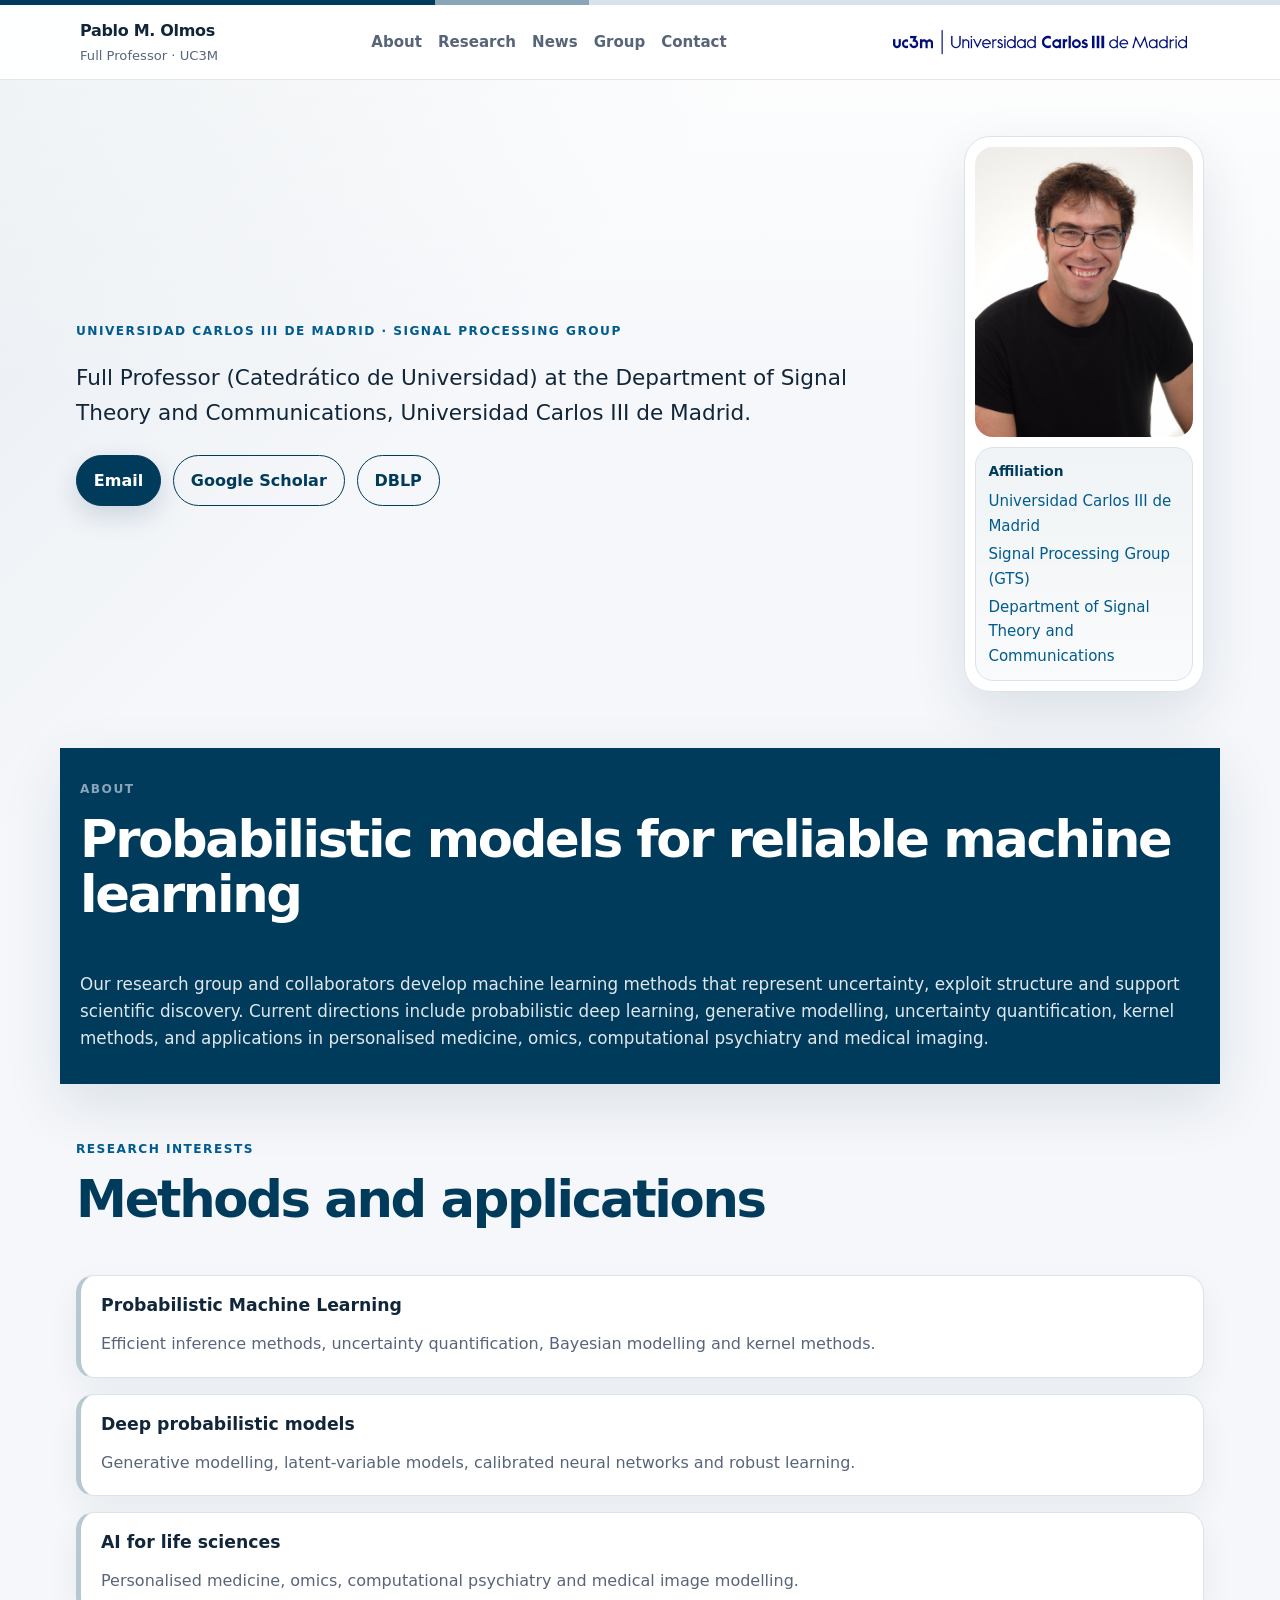
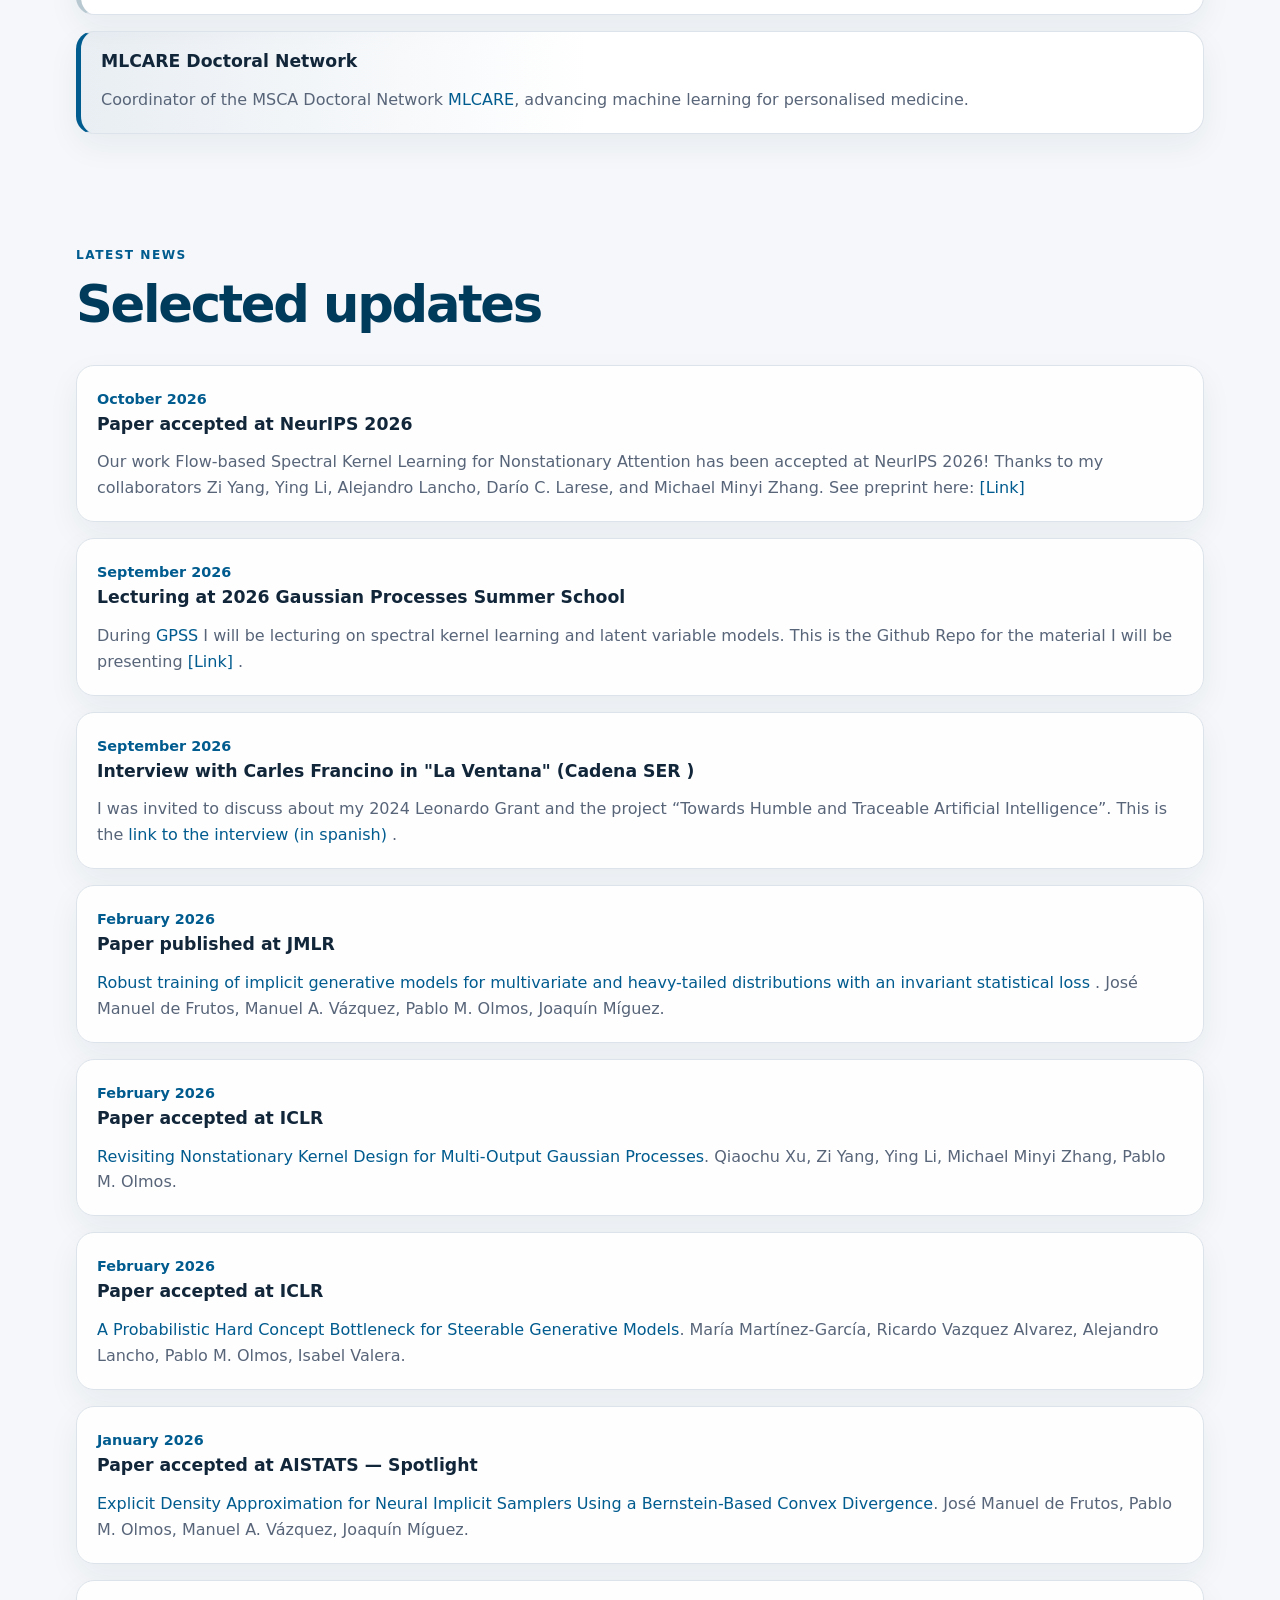
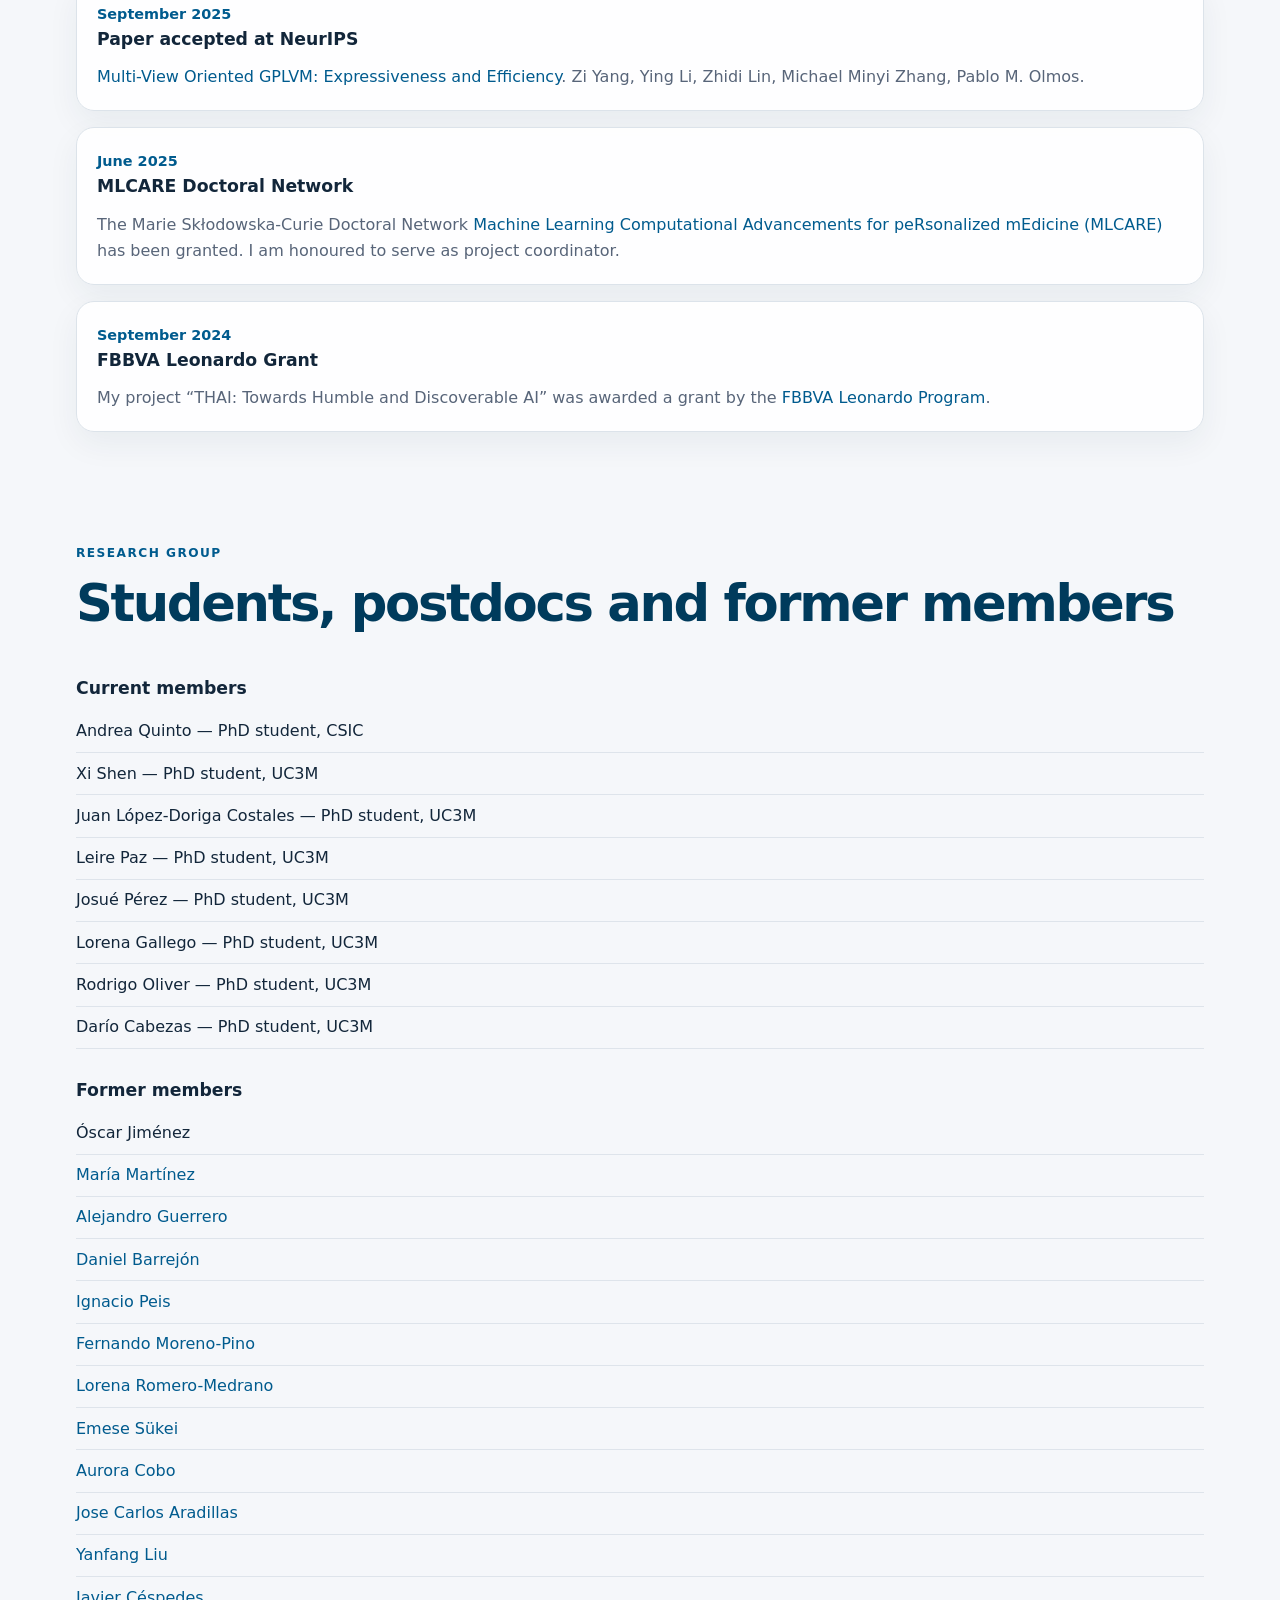
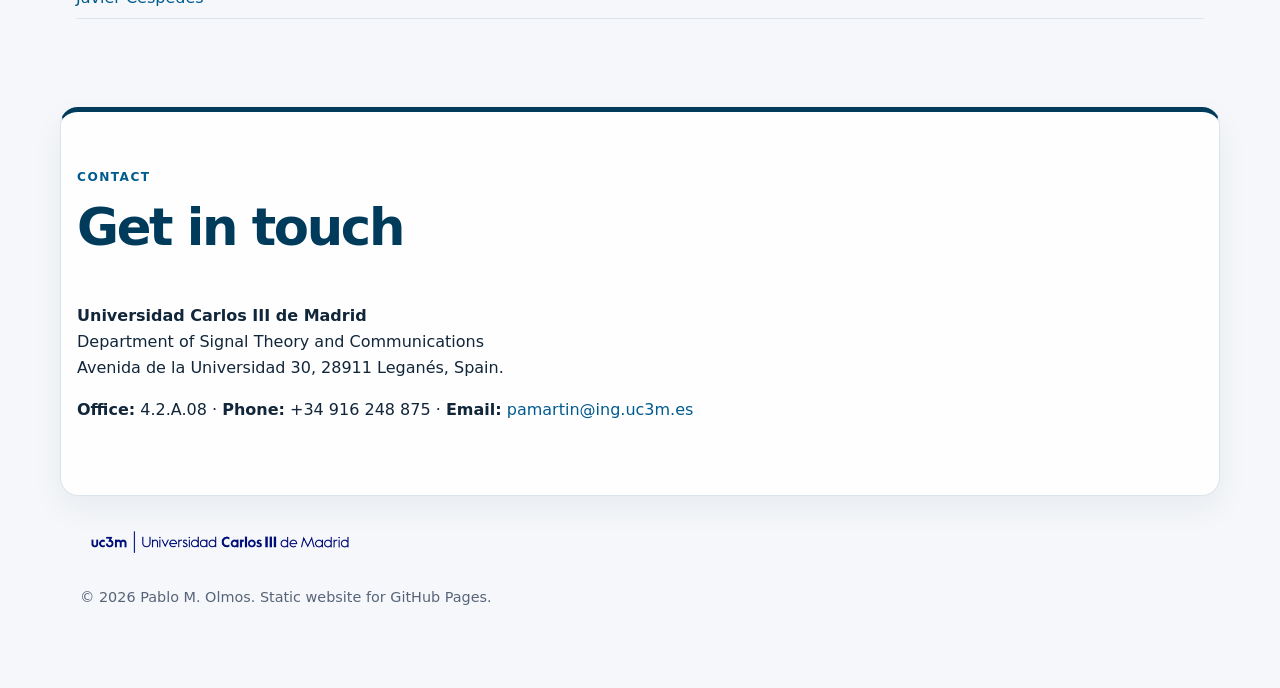
<file: index.html>
<!doctype html>
<html lang="en">
<head>
  <meta charset="utf-8" />
  <meta name="viewport" content="width=device-width, initial-scale=1" />
  <meta name="description" content="Pablo M. Olmos — Full Professor at Universidad Carlos III de Madrid. Probabilistic machine learning, deep probabilistic models, and AI for personalised medicine." />
  <title>Pablo M. Olmos · UC3M</title>
  <style>
:root {
  --bg: #f5f7fa;
  --surface: #ffffff;
  --text: #12263a;
  --muted: #586579;
  --line: #dce3ea;
  --uc3m-blue: #003b5c;
  --uc3m-blue-2: #005b8e;
  --uc3m-accent: #4f7f9f;
  --uc3m-soft: #8aa4b8;
  --card: #ffffff;
  --shadow: 0 20px 55px rgba(0, 43, 73, .11);
  --radius: 18px;
}

* { box-sizing: border-box; }
html { scroll-behavior: smooth; }
body {
  margin: 0;
  font-family: Inter, ui-sans-serif, system-ui, -apple-system, BlinkMacSystemFont, "Segoe UI", sans-serif;
  color: var(--text);
  background:
    linear-gradient(135deg, rgba(0, 59, 92, .06), transparent 38rem),
    linear-gradient(180deg, #ffffff 0, var(--bg) 24rem);
  line-height: 1.62;
}

a { color: var(--uc3m-blue-2); text-decoration: none; }
a:hover { color: var(--uc3m-blue-2); text-decoration: underline; }

.site-header {
  position: sticky;
  top: 0;
  z-index: 10;
  background: rgba(255, 255, 255, .93);
  backdrop-filter: blur(16px);
  border-bottom: 1px solid rgba(220, 227, 234, .85);
}
.topline {
  height: 5px;
  background: linear-gradient(90deg, var(--uc3m-blue) 0 34%, var(--uc3m-soft) 34% 46%, #d8e2ea 46% 100%);
}
.nav {
  max-width: 1160px;
  margin: 0 auto;
  padding: .8rem 1.25rem;
  display: flex;
  align-items: center;
  justify-content: space-between;
  gap: 1.2rem;
}
.brand { color: var(--text); text-decoration: none; }
.brand:hover { color: var(--text); text-decoration: none; }
.brand-name {
  display: block;
  font-weight: 850;
  letter-spacing: -.02em;
}
.brand-role {
  display: block;
  color: var(--muted);
  font-size: .82rem;
  margin-top: .05rem;
}
.nav-links {
  display: flex;
  gap: 1rem;
  flex-wrap: wrap;
  justify-content: center;
  font-size: .94rem;
  font-weight: 650;
}
.nav-links a { color: var(--muted); }
.nav-links a:hover { color: var(--uc3m-blue); text-decoration: none; }
.uc3m-mark img {
  display: block;
  width: 320px;
  max-width: 36vw;
  height: auto;
  object-fit: contain;
}

.section {
  max-width: 1160px;
  margin: 0 auto;
  padding: 4.7rem 1.25rem;
}
.hero {
  min-height: 70vh;
  display: grid;
  grid-template-columns: minmax(0, 1fr) 260px;
  gap: 3rem;
  align-items: center;
}
.eyebrow {
  margin: 0 0 .75rem;
  color: var(--uc3m-blue-2);
  font-weight: 850;
  letter-spacing: .12em;
  text-transform: uppercase;
  font-size: .76rem;
}
h1, h2, h3 { line-height: 1.08; margin: 0; }
h1 {
  font-size: clamp(3rem, 7vw, 5.8rem);
  letter-spacing: -.065em;
  color: var(--uc3m-blue);
}
h2 {
  font-size: clamp(2rem, 4vw, 3.25rem);
  letter-spacing: -.045em;
  color: var(--uc3m-blue);
}
h3 { font-size: 1.08rem; margin-bottom: .45rem; color: var(--text); }
.lead {
  font-size: clamp(1.12rem, 2vw, 1.35rem);
  color: var(--text);
  max-width: 64ch;
  margin: 1.2rem 0 0;
}
.intro {
  color: var(--muted);
  max-width: 62ch;
  font-size: 1.03rem;
}
.actions { display: flex; gap: .75rem; flex-wrap: wrap; margin-top: 1.55rem; }
.button {
  display: inline-flex;
  align-items: center;
  justify-content: center;
  min-height: 2.75rem;
  padding: .72rem 1.05rem;
  border-radius: 999px;
  border: 1px solid var(--uc3m-blue);
  background: var(--uc3m-blue);
  color: #fff;
  font-weight: 780;
  box-shadow: 0 10px 26px rgba(0, 59, 92, .16);
}
.button:hover {
  color: #fff;
  background: var(--uc3m-blue-2);
  border-color: var(--uc3m-blue-2);
  text-decoration: none;
}
.button.ghost {
  background: transparent;
  color: var(--uc3m-blue);
  box-shadow: none;
}
.button.ghost:hover { color: #fff; }

.profile-card {
  margin: 0;
  justify-self: end;
  width: 240px;
  background: var(--surface);
  border: 1px solid var(--line);
  border-radius: calc(var(--radius) + 8px);
  padding: .65rem;
  box-shadow: var(--shadow);
}
.portrait-card {
  margin: 0;
  border-radius: var(--radius);
  overflow: hidden;
  background: var(--surface);
}
.portrait-card img {
  display: block;
  width: 100%;
  aspect-ratio: 3 / 4;
  object-fit: cover;
}
.affiliation-box {
  margin-top: .65rem;
  padding: .75rem;
  border-radius: var(--radius);
  background: linear-gradient(180deg, rgba(0, 59, 92, .06), rgba(0, 59, 92, .025));
  border: 1px solid var(--line);
  color: var(--muted);
  font-size: .86rem;
}
.affiliation-box strong,
.affiliation-box a,
.affiliation-box span {
  display: block;
}
.affiliation-box strong {
  color: var(--uc3m-blue);
  margin-bottom: .45rem;
}
.affiliation-box a,
.affiliation-box span {
  margin-top: .25rem;
  font-size: .94rem;
}

.about-panel {
  display: grid;
  grid-template-columns: minmax(230px, .75fr) minmax(0, 1fr);
  gap: 3rem;
  background: var(--uc3m-blue);
  color: #fff;
  border-radius: calc(var(--radius) + 10px);
  padding: 3rem;
  box-shadow: var(--shadow);
}
.about-panel h2,
.about-panel p { color: #fff; }
.about-panel .eyebrow { color: var(--uc3m-soft); }
.about-panel > p {
  margin: 0;
  color: rgba(255,255,255,.88);
  font-size: 1.05rem;
}

.grid-two {
  display: grid;
  grid-template-columns: minmax(230px, .65fr) minmax(0, 1fr);
  gap: 3rem;
}
.cards { display: grid; gap: 1rem; }
.card, .news-item, .contact-card {
  background: rgba(255, 255, 255, .94);
  border: 1px solid var(--line);
  border-radius: var(--radius);
  padding: 1.25rem;
  box-shadow: 0 12px 32px rgba(0, 43, 73, .06);
}
.card {
  border-left: 5px solid rgba(0, 59, 92, .28);
}
.card.highlight {
  border-left-color: var(--uc3m-blue-2);
  background: linear-gradient(90deg, rgba(79, 127, 159, .075), #fff 45%);
}
.card p, .news-item p {
  color: var(--muted);
  margin-bottom: 0;
}
.section-heading { margin-bottom: 2rem; }
.timeline {
  position: relative;
  display: grid;
  gap: 1rem;
}
.news-item {
  background: rgba(255, 255, 255, .94);
  border: 1px solid var(--line);
  border-radius: var(--radius);
  padding: 1.25rem;
  box-shadow: 0 12px 32px rgba(0, 43, 73, .06);
}
.news-item time {
  color: var(--uc3m-blue-2);
  font-weight: 850;
  font-size: .9rem;
}
.news-item h3 { margin-top: .2rem; }

.clean-list {
  padding: 0;
  margin: .8rem 0 2rem;
  list-style: none;
}
.clean-list li {
  padding: .48rem 0;
  border-bottom: 1px solid rgba(220, 227, 234, .9);
}
.columns { columns: 2; column-gap: 2rem; }
.columns li { break-inside: avoid; }

.contact-card {
  display: grid;
  grid-template-columns: minmax(230px, .65fr) minmax(0, 1fr);
  gap: 3rem;
  max-width: 1160px;
  border-top: 5px solid var(--uc3m-blue);
}
.contact-card p { margin-top: 0; }

.footer {
  max-width: 1160px;
  margin: 0 auto;
  padding: 2rem 1.25rem 4rem;
  color: var(--muted);
  font-size: .9rem;
  display: flex;
  align-items: center;
  justify-content: space-between;
  gap: 1rem;
}
.footer img {
  width: 280px;
  max-width: 100%;
  height: auto;
  object-fit: contain;
}

@media (max-width: 860px) {
  .nav {
    display: flex;
    flex-direction: column;
    align-items: flex-start;
  }
  .nav-links {
    justify-content: flex-start;
  }
  .uc3m-mark img {
    width: 280px;
    max-width: 100%;
    min-width: 0;
  }
  .hero, .grid-two, .about-panel, .contact-card {
    grid-template-columns: 1fr;
  }
  .profile-card {
    justify-self: start;
    width: 220px;
  }
  .section { padding: 3.5rem 1rem; }
  .hero { min-height: auto; }
  .about-panel { padding: 2rem 1.25rem; border-radius: 0; }
  .columns { columns: 1; }
  .footer {
    flex-direction: column;
    align-items: flex-start;
  }
}
  .hero, .grid-two, .about-panel, .contact-card {
    grid-template-columns: 1fr;
  }
  .section { padding: 3.5rem 1rem; }
  .hero {
  min-height: 70vh;
  display: grid;
  grid-template-columns: minmax(0, 1fr) 260px;
  gap: 3rem;
  align-items: center;
}
  .about-panel { padding: 2rem 1.25rem; border-radius: 0; }
  .columns { columns: 1; }
  .footer {
    flex-direction: column;
    align-items: flex-start;
  }
}
  .uc3m-mark img {
  display: block;
  width: 320px;
  max-width: 36vw;
  height: auto;
  object-fit: contain;
}
  .hero, .grid-two, .about-panel, .contact-card {
    grid-template-columns: 1fr;
  }
  .section { padding: 3.5rem 1rem; }
  .hero {
  min-height: 70vh;
  display: grid;
  grid-template-columns: minmax(0, 1fr) 260px;
  gap: 3rem;
  align-items: center;
}
  .about-panel { padding: 2rem 1.25rem; border-radius: 0; }
  .news-item {
  background: rgba(255, 255, 255, .94);
  border: 1px solid var(--line);
  border-radius: var(--radius);
  padding: 1.25rem;
  box-shadow: 0 12px 32px rgba(0, 43, 73, .06);
}
  .columns { columns: 1; }
  .footer {
    flex-direction: column;
    align-items: flex-start;
  }
}


@media (max-width: 1040px) {
  .uc3m-mark img {
  display: block;
  width: 320px;
  max-width: 36vw;
  height: auto;
  object-fit: contain;
}
}

  </style>
</head>
<body>
  <header class="site-header">
    <div class="topline"></div>
    <nav class="nav" aria-label="Main navigation">
      <a class="brand" href="#top">
        <span class="brand-name">Pablo M. Olmos</span>
        <span class="brand-role">Full Professor · UC3M</span>
      </a>
      <div class="nav-links">
        <a href="#about">About</a>
        <a href="#research">Research</a>
        <a href="#news">News</a>
        <a href="#group">Group</a>
        <a href="#contact">Contact</a>
      </div>
      <a class="uc3m-mark" href="https://www.uc3m.es/" target="_blank" rel="noopener" aria-label="Universidad Carlos III de Madrid">
        <img src="assets/uc3m-logo.png" alt="Universidad Carlos III de Madrid" />
      </a>
    </nav>
  </header>

  <main id="top">
    <section class="hero section">
      <div class="hero-copy">
        <p class="eyebrow">Universidad Carlos III de Madrid · Signal Processing Group</p>
        <p class="lead">Full Professor (Catedrático de Universidad) at the Department of Signal Theory and Communications, Universidad Carlos III de Madrid.</p>
        <div class="actions">
          <a class="button" href="mailto:pamartin@ing.uc3m.es">Email</a>
          <a class="button ghost" href="https://scholar.google.com/citations?user=pdcdDVoAAAAJ&hl=es" target="_blank" rel="noopener">Google Scholar</a>
          <a class="button ghost" href="https://dblp.org/pid/83/8261.html" target="_blank" rel="noopener">DBLP</a>
        </div>
      </div>

      <aside class="profile-card" aria-label="Profile summary">
        <figure class="portrait-card">
          <img src="assets/foto_calidad_low_res.jpg" alt="Me" />
        </figure>
        <div class="affiliation-box">
          <strong>Affiliation</strong>
          <a href="https://www.uc3m.es/" target="_blank" rel="noopener">Universidad Carlos III de Madrid</a>
          <a href="http://gts.tsc.uc3m.es/" target="_blank" rel="noopener">Signal Processing Group (GTS)</a>
          <a href="https://www.tsc.uc3m.es/" target="_blank" rel="noopener">Department of Signal Theory and Communications</a>
        </div>
      </aside>
    </section>

    <section id="about" class="section about-panel">
      <div>
        <p class="eyebrow">About</p>
        <h2>Probabilistic models for reliable machine learning</h2>
      </div>
      <p>Our research group and collaborators develop machine learning methods that represent uncertainty, exploit structure and support scientific discovery. Current directions include probabilistic deep learning, generative modelling, uncertainty quantification, kernel methods, and applications in personalised medicine, omics, computational psychiatry and medical imaging.</p>
    </section>

    <section id="research" class="section grid-two">
      <div>
        <p class="eyebrow">Research interests</p>
        <h2>Methods and applications</h2>
      </div>
      <div class="cards">
        <article class="card"><h3>Probabilistic Machine Learning</h3><p>Efficient inference methods, uncertainty quantification, Bayesian modelling and kernel methods.</p></article>
        <article class="card"><h3>Deep probabilistic models</h3><p>Generative modelling, latent-variable models, calibrated neural networks and robust learning.</p></article>
        <article class="card"><h3>AI for life sciences</h3><p>Personalised medicine, omics, computational psychiatry and medical image modelling.</p></article>
        <article class="card highlight"><h3>MLCARE Doctoral Network</h3><p>Coordinator of the MSCA Doctoral Network <a href="https://cordis.europa.eu/project/id/101226456" target="_blank" rel="noopener">MLCARE</a>, advancing machine learning for personalised medicine.</p></article>
      </div>
    </section>

    <section id="news" class="section">
      <div class="section-heading">
        <p class="eyebrow">Latest news</p>
        <h2>Selected updates</h2>
      </div>

      <div class="timeline">
        <article class="news-item"><time>October 2026</time><h3>Paper accepted at NeurIPS 2026 </h3> <p>  Our work Flow-based Spectral Kernel Learning for Nonstationary Attention has been accepted at NeurIPS 2026! Thanks to my collaborators Zi Yang, Ying Li, Alejandro Lancho, Darío C. Larese, and Michael Minyi Zhang. See preprint here: <a href="https://arxiv.org/abs/2610.30465" target="_blank" rel="noopener"> [Link] </a> </p></article>
        <article class="news-item"><time>September 2026</time><h3>Lecturing at 2026 Gaussian Processes Summer School </h3> <p> During <a href="https://gpss.cc/gpss26/" target="_blank" rel="noopener">GPSS </a> I will be lecturing on spectral kernel learning and latent variable models. This is the Github Repo for the material I will be presenting <a href="https://github.com/OLMOS-PM/GPSS_2026.git" target="_blank" rel="noopener"> [Link] </a>. </p></article>
        <article class="news-item"><time>September 2026</time><h3>Interview with Carles Francino in "La Ventana" (Cadena SER ) </h3><p> I was invited to discuss about my 2024 Leonardo Grant and the project “Towards Humble and Traceable Artificial Intelligence”.  This is the   <a href="https://cadenaser.com/nacional/2026/09/08/le-falta-humildad-a-chat-gpt-la-ia-no-esta-preparada-para-verificar-una-respuesta-antes-de-dartela-cadena-ser/" target="_blank" rel="noopener"> link to the interview (in spanish) </a>. </p></article>  
        <article class="news-item"><time>February 2026</time><h3>Paper published at JMLR </h3><p><a href="http://jmlr.org/papers/v27/25-1660.html" target="_blank" rel="noopener"> Robust training of implicit generative models for multivariate and heavy-tailed distributions with an invariant statistical loss </a>. José Manuel de Frutos, Manuel A. Vázquez, Pablo M. Olmos, Joaquín Míguez.</p></article>
        <article class="news-item"><time>February 2026</time><h3>Paper accepted at ICLR</h3><p><a href="https://openreview.net/forum?id=vFfujX5Ygn" target="_blank" rel="noopener">Revisiting Nonstationary Kernel Design for Multi-Output Gaussian Processes</a>. Qiaochu Xu, Zi Yang, Ying Li, Michael Minyi Zhang, Pablo M. Olmos.</p></article>
        <article class="news-item"><time>February 2026</time><h3>Paper accepted at ICLR</h3><p><a href="https://openreview.net/forum?id=Kcb6WufAco" target="_blank" rel="noopener">A Probabilistic Hard Concept Bottleneck for Steerable Generative Models</a>. María Martínez-García, Ricardo Vazquez Alvarez, Alejandro Lancho, Pablo M. Olmos, Isabel Valera.</p></article>
        <article class="news-item"><time>January 2026</time><h3>Paper accepted at AISTATS — Spotlight</h3><p><a href="https://openreview.net/forum?id=h0R1wEON9v" target="_blank" rel="noopener">Explicit Density Approximation for Neural Implicit Samplers Using a Bernstein-Based Convex Divergence</a>. José Manuel de Frutos, Pablo M. Olmos, Manuel A. Vázquez, Joaquín Míguez.</p></article>
        <article class="news-item"><time>September 2025</time><h3>Paper accepted at NeurIPS</h3><p><a href="https://openreview.net/forum?id=gVtk4lzhcl" target="_blank" rel="noopener">Multi-View Oriented GPLVM: Expressiveness and Efficiency</a>. Zi Yang, Ying Li, Zhidi Lin, Michael Minyi Zhang, Pablo M. Olmos.</p></article>
        <article class="news-item"><time>June 2025</time><h3>MLCARE Doctoral Network</h3><p>The Marie Skłodowska-Curie Doctoral Network <a href="https://cordis.europa.eu/project/id/101226456" target="_blank" rel="noopener">Machine Learning Computational Advancements for peRsonalized mEdicine (MLCARE)</a> has been granted. I am honoured to serve as project coordinator.</p></article>
        <article class="news-item"><time>September 2024</time><h3>FBBVA Leonardo Grant</h3><p>My project “THAI: Towards Humble and Discoverable AI” was awarded a grant by the <a href="https://www.redleonardo.es/noticias/adjudicadas-becas-leonardo-2024/" target="_blank" rel="noopener">FBBVA Leonardo Program</a>.</p></article>
      </div>
    </section>

    <section id="group" class="section grid-two">
      <div>
        <p class="eyebrow">Research group</p>
        <h2>Students, postdocs and former members</h2>
      </div>
      <div>
        <h3>Current members</h3>
        <ul class="clean-list">
          <li>Andrea Quinto — PhD student, CSIC</li>
          <li>Xi Shen — PhD student, UC3M</li>
          <li>Juan López-Doriga Costales — PhD student, UC3M</li>
          <li>Leire Paz — PhD student, UC3M</li>
          <li>Josué Pérez — PhD student, UC3M</li>
          <li>Lorena Gallego — PhD student, UC3M</li>
          <li>Rodrigo Oliver — PhD student, UC3M</li>
          <li>Darío Cabezas — PhD student, UC3M</li>
        </ul>

        <h3>Former members</h3>
        <ul class="clean-list columns">
          <li>Óscar Jiménez </li>
          <li><a href="https://mariamartinezgarcia.github.io/" target="_blank" rel="noopener">María Martínez</a></li>
          <li><a href="https://aguerrerolopez.github.io/" target="_blank" rel="noopener">Alejandro Guerrero</a></li>
          <li><a href="https://dbarrejon.github.io/" target="_blank" rel="noopener">Daniel Barrejón</a></li>
          <li><a href="https://ipeis.github.io/" target="_blank" rel="noopener">Ignacio Peis</a></li>
          <li><a href="https://fmorenopino.github.io/" target="_blank" rel="noopener">Fernando Moreno-Pino</a></li>
          <li><a href="https://scholar.google.com/citations?user=a2p0zSIAAAAJ&hl=en" target="_blank" rel="noopener">Lorena Romero-Medrano</a></li>
          <li><a href="https://scholar.google.com/citations?user=Qajq3sYAAAAJ&hl=en" target="_blank" rel="noopener">Emese Sükei</a></li>
          <li><a href="https://scholar.google.com/citations?user=J38Ue5UAAAAJ&hl=es" target="_blank" rel="noopener">Aurora Cobo</a></li>
          <li><a href="https://scholar.google.es/citations?user=ePQfVqsAAAAJ&hl=es" target="_blank" rel="noopener">Jose Carlos Aradillas</a></li>
          <li><a href="https://scholar.google.com/citations?user=E2M54EIAAAAJ&hl=es" target="_blank" rel="noopener">Yanfang Liu</a></li>
          <li><a href="https://scholar.google.es/citations?user=3rkwqOkAAAAJ&hl=en" target="_blank" rel="noopener">Javier Céspedes</a></li>
        </ul>
      </div>
    </section>

    <section id="contact" class="section contact-card">
      <div>
        <p class="eyebrow">Contact</p>
        <h2>Get in touch</h2>
      </div>
      <div>
        <p><strong>Universidad Carlos III de Madrid</strong><br />Department of Signal Theory and Communications<br />Avenida de la Universidad 30, 28911 Leganés, Spain.</p>
        <p><strong>Office:</strong> 4.2.A.08 · <strong>Phone:</strong> +34 916 248 875 · <strong>Email:</strong> <a href="mailto:pamartin@ing.uc3m.es">pamartin@ing.uc3m.es</a></p>
      </div>
    </section>
  </main>

  <footer class="footer">
    <img src="assets/uc3m-logo.png" alt="Universidad Carlos III de Madrid" />
    <p>© 2026 Pablo M. Olmos. Static website for GitHub Pages.</p>
  </footer>
</body>
</html>
</file>
